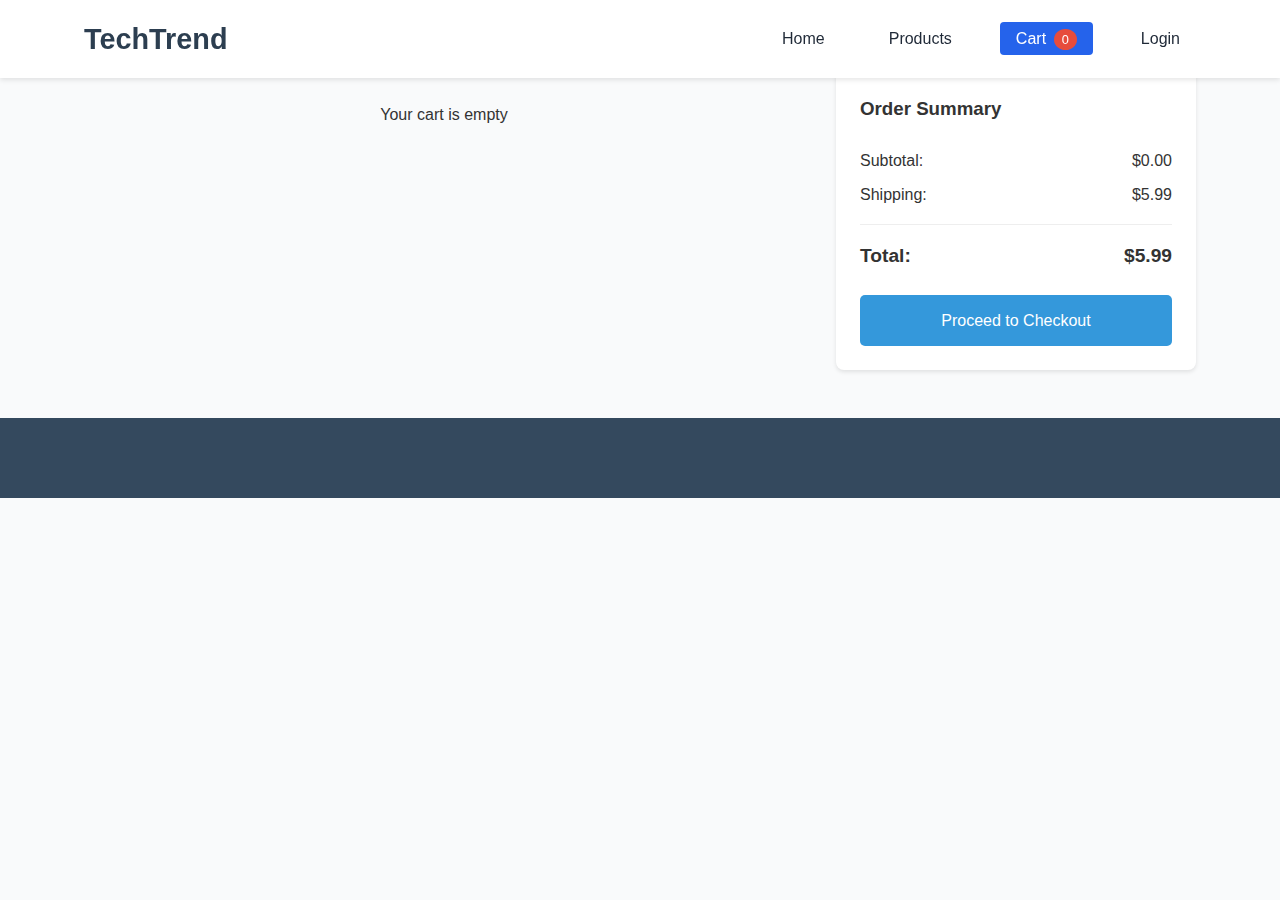
<file: Project/cart.html>
<!DOCTYPE html>
<html lang="en">
<head>
    <meta charset="UTF-8">
    <meta name="viewport" content="width=device-width, initial-scale=1.0">
    <title>TechTrend | Cart</title>
    <link rel="stylesheet" href="style.css">
    <link rel="stylesheet" href="https://cdnjs.cloudflare.com/ajax/libs/font-awesome/6.4.0/css/all.min.css">
</head>
<body>
    <header>
        <div class="container">
            <h1 class="logo">TechTrend</h1>
            <nav>
                <ul>
                    <li><a href="Home.html">Home</a></li>
                    <li><a href="products.html">Products</a></li>
                    <li><a href="cart.html" class="active">Cart <span id="cart-count">0</span></a></li>
                    <li><a href="index.html">Login</a></li>
                </ul>
            </nav>
            <button class="mobile-menu-btn">☰</button>
        </div>
    </header>

    <main class="container">
        <h2>Your Shopping Cart</h2>
        <div class="cart-container">
            <div class="cart-items" id="cart-items">
                <!-- Cart items loaded via JavaScript -->
                <p class="empty-cart-message">Your cart is empty</p>
            </div>
            <div class="cart-summary">
                <h3>Order Summary</h3>
                <div class="summary-details">
                    <p>Subtotal: <span id="subtotal">$0.00</span></p>
                    <p>Shipping: <span id="shipping">$5.99</span></p>
                    <p class="total">Total: <span id="total">$5.99</span></p>
                </div>
                <a href="checkout.html" class="btn checkout-btn">Proceed to Checkout</a>
            </div>
        </div>
    </main>

    <footer>
        <!-- Same footer as index.html -->
    </footer>

    <script src="script.js"></script>
</body>
</html>
</file>
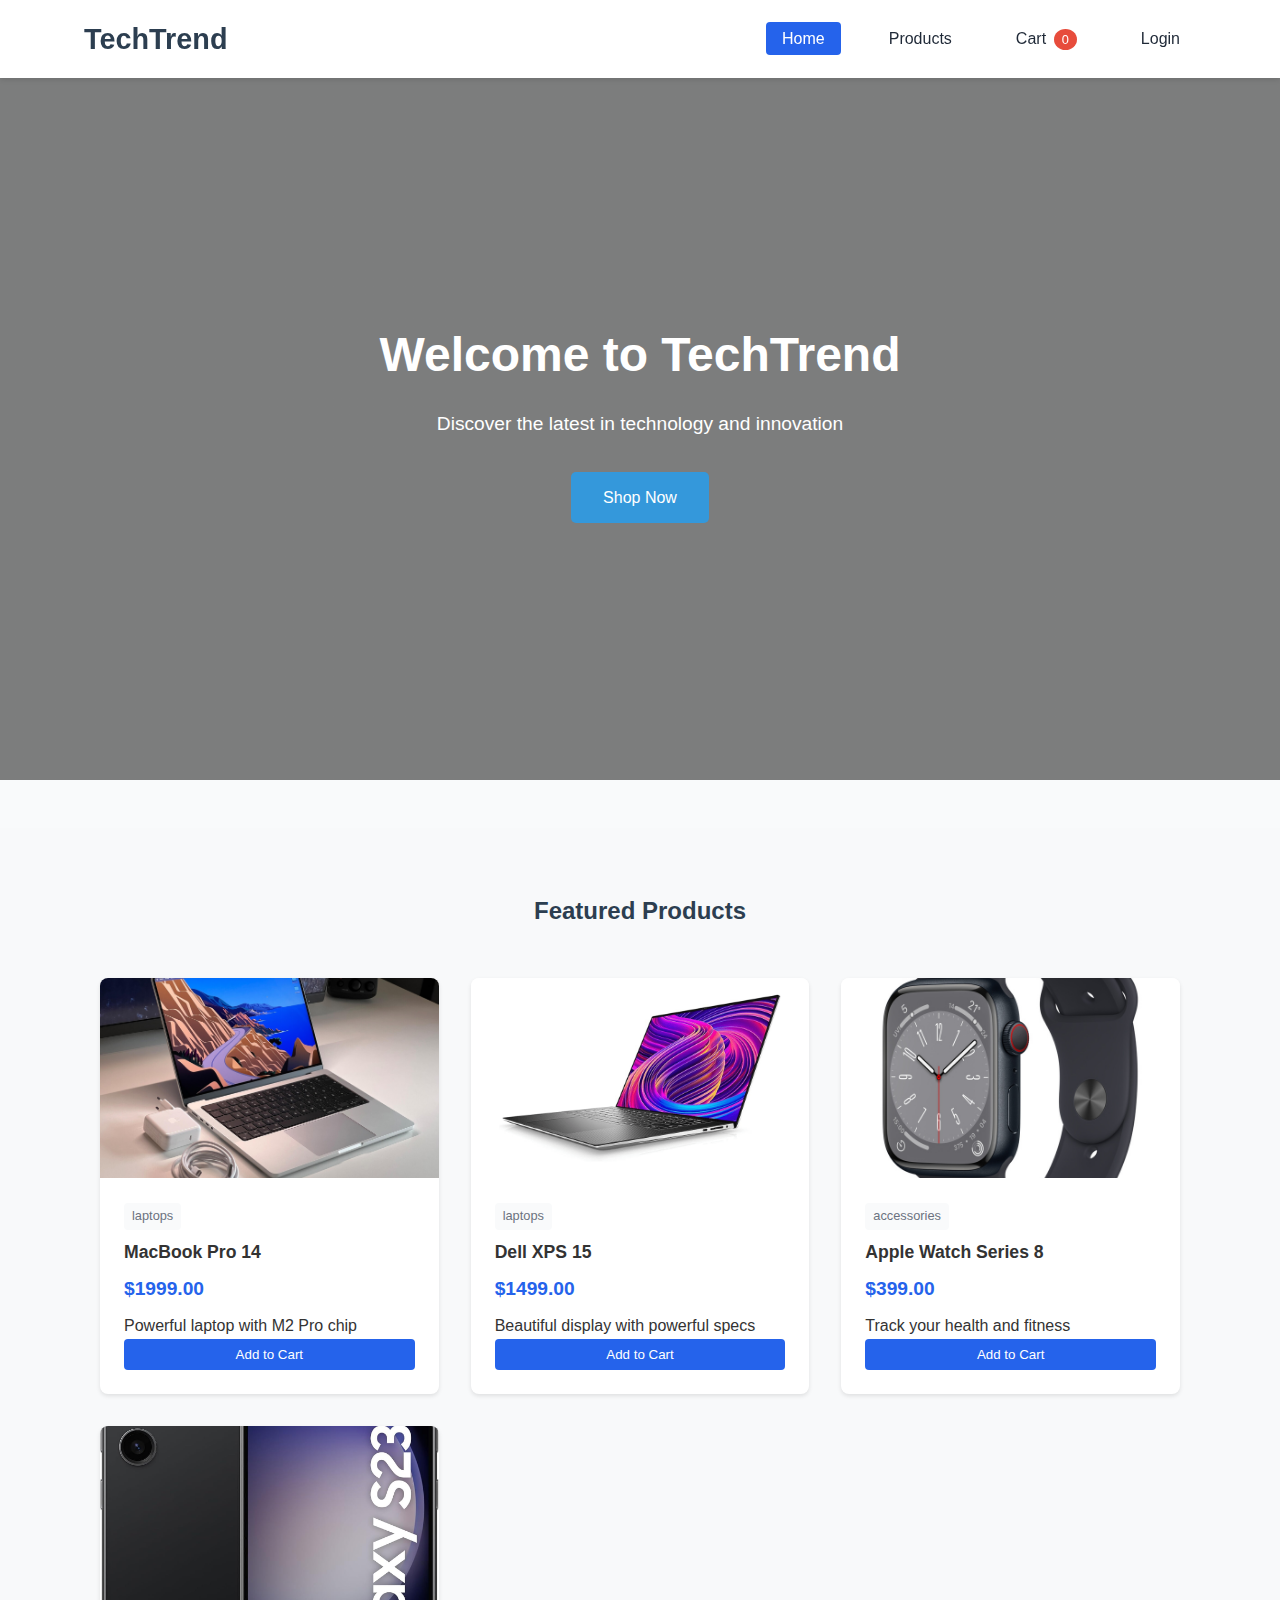
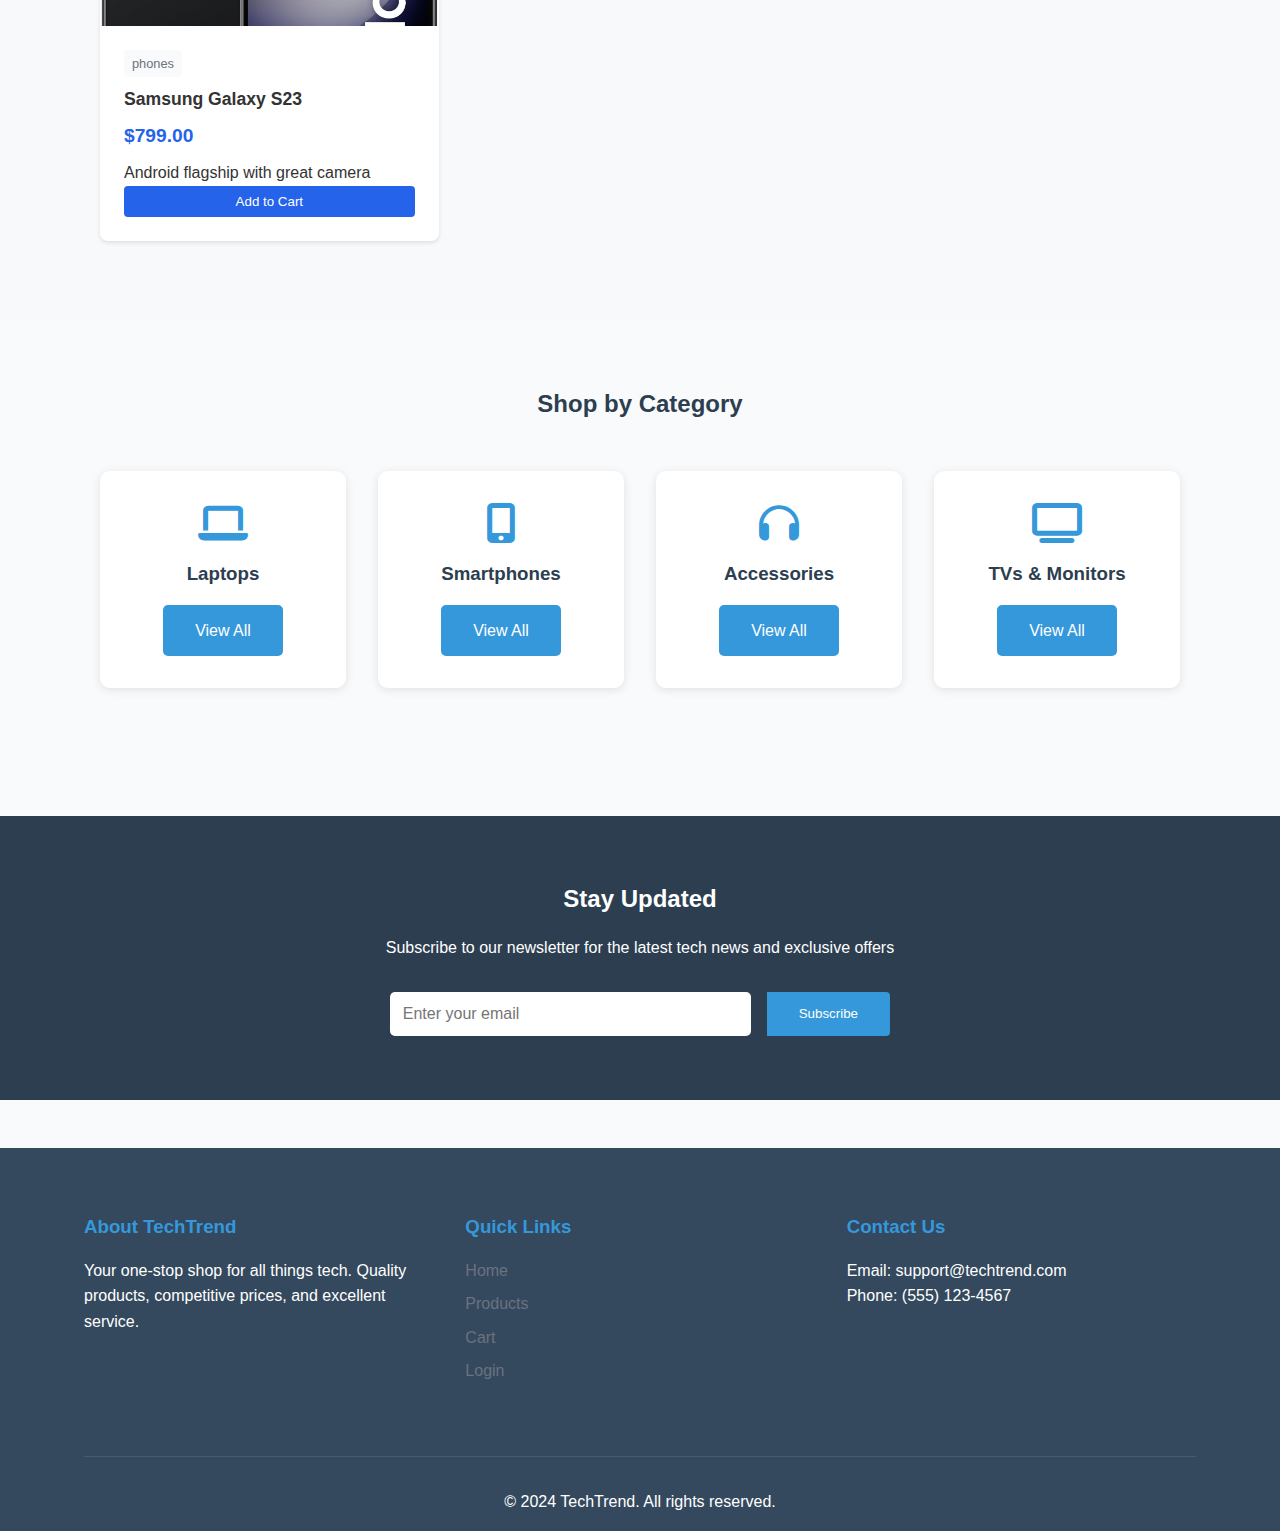
<file: Project/Home.html>
<!DOCTYPE html>
<html lang="en">
<head>
    <meta charset="UTF-8">
    <meta name="viewport" content="width=device-width, initial-scale=1.0">
    <title>TechTrend | Home</title>
    <link rel="stylesheet" href="style.css">
    <link rel="stylesheet" href="https://cdnjs.cloudflare.com/ajax/libs/font-awesome/6.4.0/css/all.min.css">
</head>
<body>
    <header>
        <div class="container">
            <!-- <img src="images/TechTrend_Logo.png" alt="TechTrend Logo" class="logo-img" style="width: 50px; height: 50px;"> -->
            <h1 class="logo">TechTrend</h1>
            <nav>
                <ul>
                    <li><a href="Home.html" class="active">Home</a></li>
                    <li><a href="products.html">Products</a></li>
                    <li><a href="cart.html">Cart <span id="cart-count">0</span></a></li>
                    <li><a href="index.html">Login</a></li>
                </ul>
            </nav>
            <button class="mobile-menu-btn">☰</button>
        </div>
    </header>

    <main>
        <!-- Hero Section -->
        <section class="hero">
            <div class="container">
                <div class="hero-content">
                    <h2>Welcome to TechTrend</h2>
                    <p>Discover the latest in technology and innovation</p>
                    <a href="products.html" class="btn">Shop Now</a>
                </div>
            </div>
        </section>

        <!-- Featured Products Section -->
        <section class="featured-products">
            <div class="container">
                <h2>Featured Products</h2>
                <div class="product-grid" id="featured-products">
                    <!-- Products will be loaded via JavaScript -->
                </div>
            </div>
        </section>

        <!-- Categories Section -->
        <section class="categories">
            <div class="container">
                <h2>Shop by Category</h2>
                <div class="category-grid">
                    <div class="category-card">
                        <i class="fas fa-laptop"></i>
                        <h3>Laptops</h3>
                        <a href="products.html?category=laptops" class="btn">View All</a>
                    </div>
                    <div class="category-card">
                        <i class="fas fa-mobile-alt"></i>
                        <h3>Smartphones</h3>
                        <a href="products.html?category=smartphones" class="btn">View All</a>
                    </div>
                    <div class="category-card">
                        <i class="fas fa-headphones"></i>
                        <h3>Accessories</h3>
                        <a href="products.html?category=accessories" class="btn">View All</a>
                    </div>
                    <div class="category-card">
                        <i class="fas fa-tv"></i>
                        <h3>TVs & Monitors</h3>
                        <a href="products.html?category=tvs" class="btn">View All</a>
                    </div>
                </div>
            </div>
        </section>

        <!-- Newsletter Section -->
        <section class="newsletter">
            <div class="container">
                <h2>Stay Updated</h2>
                <p>Subscribe to our newsletter for the latest tech news and exclusive offers</p>
                <form class="newsletter-form">
                    <input type="email" placeholder="Enter your email" required>
                    <button type="submit" class="btn">Subscribe</button>
                </form>
            </div>
        </section>
    </main>

    <footer>
        <div class="container">
            <div class="footer-content">
                <div class="footer-section">
                    <h3>About TechTrend</h3>
                    <p>Your one-stop shop for all things tech. Quality products, competitive prices, and excellent service.</p>
                </div>
                <div class="footer-section">
                    <h3>Quick Links</h3>
                    <ul>
                        <li><a href="Home.html">Home</a></li>
                        <li><a href="products.html">Products</a></li>
                        <li><a href="cart.html">Cart</a></li>
                        <li><a href="index.html">Login</a></li>
                    </ul>
                </div>
                <div class="footer-section">
                    <h3>Contact Us</h3>
                    <p>Email: support@techtrend.com</p>
                    <p>Phone: (555) 123-4567</p>
                </div>
            </div>
            <div class="footer-bottom">
                <p>&copy; 2024 TechTrend. All rights reserved.</p>
            </div>
        </div>
    </footer>

    <script src="script.js"></script>
</body>
</html>
</file>
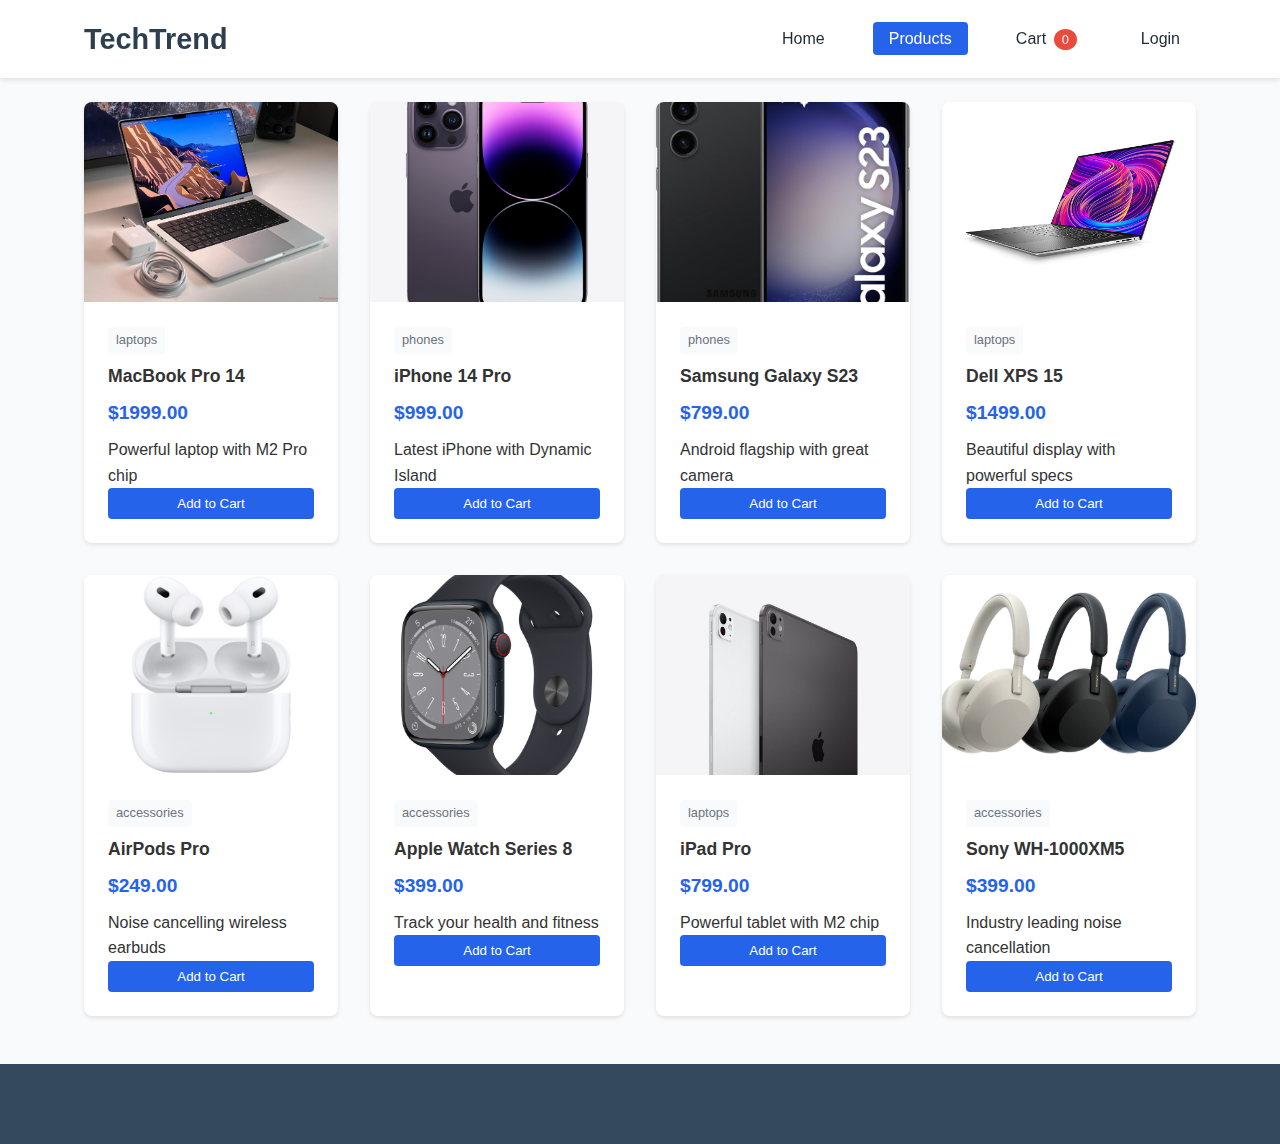
<file: Project/products.html>
<!DOCTYPE html>
<html lang="en">
<head>
    <meta charset="UTF-8">
    <meta name="viewport" content="width=device-width, initial-scale=1.0">
    <title>TechTrend | Products</title>
    <link rel="stylesheet" href="style.css">
    <link rel="stylesheet" href="https://cdnjs.cloudflare.com/ajax/libs/font-awesome/6.4.0/css/all.min.css">
</head>
<body>
    <header>
        <div class="container">
            <h1 class="logo">TechTrend</h1>
            <nav>
                <ul>
                    <li><a href="Home.html">Home</a></li>
                    <li><a href="products.html" class="active">Products</a></li>
                    <li><a href="cart.html">Cart <span id="cart-count">0</span></a></li>
                    <li><a href="index.html">Login</a></li>
                </ul>
            </nav>
            <button class="mobile-menu-btn">☰</button>
        </div>
    </header>

    <main class="container">
        <section class="products-header">
            <h2>Our Products</h2>
            <div class="filter-controls">
                <select id="category-filter">
                    <option value="all">All Categories</option>
                    <option value="laptops">Laptops</option>
                    <option value="phones">Phones</option>
                    <option value="accessories">Accessories</option>
                </select>
                <select id="sort-by">
                    <option value="default">Sort By</option>
                    <option value="price-asc">Price: Low to High</option>
                    <option value="price-desc">Price: High to Low</option>
                    <option value="name-asc">Name: A-Z</option>
                </select>
            </div>
        </section>

        <section class="products-grid" id="all-products">
            <!-- Products loaded via JavaScript -->
        </section>
    </main>

    <footer>
        <!-- Same footer as index.html -->
    </footer>

    <script src="script.js"></script>
</body>
</html>
</file>
<file: Project/style.css>
/* Base Styles */
:root {
    --primary-color: #2563eb;
    --secondary-color: #1e40af;
    --dark-color: #1f2937;
    --light-color: #f9fafb;
    --gray-color: #6b7280;
    --success-color: #10b981;
    --danger-color: #ef4444;
}

* {
    margin: 0;
    padding: 0;
    box-sizing: border-box;
}

body {
    font-family: 'Segoe UI', Tahoma, Geneva, Verdana, sans-serif;
    line-height: 1.6;
    color: var(--dark-color);
    background-color: var(--light-color);
}

.container {
    width: 90%;
    max-width: 1200px;
    margin: 0 auto;
    padding: 0 15px;
}

/* Header Styles */
header {
    background-color: white;
    box-shadow: 0 2px 4px rgba(0, 0, 0, 0.1);
    position: sticky;
    top: 0;
    z-index: 100;
}

header .container {
    display: flex;
    justify-content: space-between;
    align-items: center;
    padding: 1rem 0;
}

.logo {
    font-size: 1.5rem;
    font-weight: bold;
    color: var(--primary-color);
}

nav ul {
    display: flex;
    list-style: none;
}

nav ul li a {
    text-decoration: none;
    color: var(--dark-color);
    padding: 0.5rem 1rem;
    border-radius: 4px;
    transition: all 0.3s ease;
}

nav ul li a:hover, nav ul li a.active {
    background-color: var(--primary-color);
    color: white;
}

#cart-count {
    background-color: var(--danger-color);
    color: white;
    border-radius: 50%;
    padding: 0.1rem 0.4rem;
    font-size: 0.8rem;
    margin-left: 0.2rem;
}

.mobile-menu-btn {
    display: none;
    background: none;
    border: none;
    font-size: 1.5rem;
    cursor: pointer;
}

/* Hero Section */
.hero {
    background: linear-gradient(rgba(0, 0, 0, 0.7), rgba(0, 0, 0, 0.7)), url('../images/hero-bg.jpg');
    background-size: cover;
    background-position: center;
    color: white;
    text-align: center;
    padding: 5rem 0;
    margin-bottom: 3rem;
}

.hero h2 {
    font-size: 2.5rem;
    margin-bottom: 1rem;
}

.hero p {
    font-size: 1.2rem;
    margin-bottom: 2rem;
}

/* Button Styles */
.btn {
    display: inline-block;
    background-color: var(--primary-color);
    color: white;
    padding: 0.7rem 1.5rem;
    border: none;
    border-radius: 4px;
    text-decoration: none;
    font-weight: 500;
    cursor: pointer;
    transition: all 0.3s ease;
}

.btn:hover {
    background-color: var(--secondary-color);
    transform: translateY(-2px);
}

/* Products Grid */
.products-grid {
    display: grid;
    grid-template-columns: repeat(auto-fill, minmax(250px, 1fr));
    gap: 2rem;
    margin: 2rem 0;
}

.product-card {
    background-color: white;
    border-radius: 8px;
    overflow: hidden;
    box-shadow: 0 2px 4px rgba(0, 0, 0, 0.1);
    transition: transform 0.3s ease, box-shadow 0.3s ease;
}

.product-card:hover {
    transform: translateY(-5px);
    box-shadow: 0 5px 15px rgba(0, 0, 0, 0.1);
}

.product-image {
    height: 200px;
    overflow: hidden;
}

.product-image img {
    width: 100%;
    height: 100%;
    object-fit: cover;
    transition: transform 0.5s ease;
}

.product-card:hover .product-image img {
    transform: scale(1.05);
}

.product-info {
    padding: 1.5rem;
}

.product-info h3 {
    margin-bottom: 0.5rem;
    font-size: 1.1rem;
}

.product-category {
    display: inline-block;
    background-color: var(--light-color);
    color: var(--gray-color);
    padding: 0.2rem 0.5rem;
    border-radius: 4px;
    font-size: 0.8rem;
    margin-bottom: 0.5rem;
}

.product-price {
    font-weight: bold;
    color: var(--primary-color);
    font-size: 1.2rem;
    margin: 0.5rem 0;
}

.add-to-cart {
    width: 100%;
    padding: 0.5rem;
    background-color: var(--primary-color);
    color: white;
    border: none;
    border-radius: 4px;
    cursor: pointer;
    transition: background-color 0.3s ease;
}

.add-to-cart:hover {
    background-color: var(--secondary-color);
}

/* Newsletter Section */
.newsletter {
    background-color: var(--primary-color);
    color: white;
    padding: 3rem 0;
    text-align: center;
    margin-top: 3rem;
}

.newsletter h2 {
    margin-bottom: 1rem;
}

.newsletter form {
    display: flex;
    justify-content: center;
    max-width: 500px;
    margin: 0 auto;
}

.newsletter input {
    flex: 1;
    padding: 0.7rem 1rem;
    border: none;
    border-radius: 4px 0 0 4px;
    font-size: 1rem;
}

.newsletter button {
    border-radius: 0 4px 4px 0;
}

/* Footer Styles */
footer {
    background-color: var(--dark-color);
    color: white;
    padding: 3rem 0 0;
    margin-top: 3rem;
}

.footer-section {
    margin-bottom: 2rem;
}

.footer-section h3 {
    margin-bottom: 1rem;
    color: var(--light-color);
}

.footer-section ul {
    list-style: none;
}

.footer-section ul li {
    margin-bottom: 0.5rem;
}

.footer-section ul li a {
    color: var(--gray-color);
    text-decoration: none;
    transition: color 0.3s ease;
}

.footer-section ul li a:hover {
    color: white;
}

.copyright {
    text-align: center;
    padding: 1rem 0;
    border-top: 1px solid var(--gray-color);
    color: var(--gray-color);
    font-size: 0.9rem;
}

/* Products Page Specific */
.products-header {
    display: flex;
    justify-content: space-between;
    align-items: center;
    margin: 2rem 0;
}

.filter-controls select {
    padding: 0.5rem;
    border-radius: 4px;
    border: 1px solid var(--gray-color);
    margin-left: 1rem;
}

/* Cart Page Styles */
.cart-container {
    display: grid;
    grid-template-columns: 2fr 1fr;
    gap: 2rem;
    margin: 2rem 0;
}

.cart-item {
    display: grid;
    grid-template-columns: 100px 1fr auto;
    gap: 1rem;
    padding: 1rem;
    border-bottom: 1px solid #eee;
    align-items: center;
}

.cart-item-image {
    width: 100px;
    height: 100px;
    object-fit: cover;
    border-radius: 4px;
}

.cart-item-details h3 {
    margin-bottom: 0.5rem;
}

.cart-item-price {
    font-weight: bold;
    color: var(--primary-color);
    margin-bottom: 0.5rem;
}

.cart-item-quantity {
    display: flex;
    align-items: center;
}

.cart-item-quantity button {
    background-color: var(--gray-color);
    color: white;
    border: none;
    width: 25px;
    height: 25px;
    border-radius: 4px;
    cursor: pointer;
}

.cart-item-quantity span {
    margin: 0 0.5rem;
}

.remove-item {
    color: var(--danger-color);
    cursor: pointer;
    background: none;
    border: none;
    font-size: 1.2rem;
}

.cart-summary {
    background-color: white;
    padding: 1.5rem;
    border-radius: 8px;
    box-shadow: 0 2px 4px rgba(0, 0, 0, 0.1);
    height: fit-content;
}

.summary-details {
    margin: 1.5rem 0;
}

.summary-details p {
    margin-bottom: 0.5rem;
    display: flex;
    justify-content: space-between;
}

.total {
    font-weight: bold;
    font-size: 1.2rem;
    margin-top: 1rem;
    padding-top: 1rem;
    border-top: 1px solid #eee;
}

.checkout-btn {
    width: 100%;
    text-align: center;
}

.empty-cart-message {
    text-align: center;
    grid-column: 1 / -1;
    padding: 2rem;
}

/* Responsive Styles */
@media (max-width: 768px) {
    nav ul {
        display: none;
        position: absolute;
        top: 70px;
        left: 0;
        right: 0;
        background-color: white;
        flex-direction: column;
        padding: 1rem;
        box-shadow: 0 2px 4px rgba(0, 0, 0, 0.1);
    }

    nav ul.show {
        display: flex;
    }

    nav ul li {
        margin: 0.5rem 0;
    }

    .mobile-menu-btn {
        display: block;
    }

    .products-header {
        flex-direction: column;
        align-items: flex-start;
    }

    .filter-controls {
        margin-top: 1rem;
        width: 100%;
    }

    .filter-controls select {
        margin-left: 0;
        margin-right: 1rem;
        width: calc(50% - 0.5rem);
    }

    .cart-container {
        grid-template-columns: 1fr;
    }

    .cart-item {
        grid-template-columns: 80px 1fr;
    }

    .cart-item-actions {
        grid-column: 1 / -1;
        display: flex;
        justify-content: space-between;
    }
}

@media (max-width: 480px) {
    .hero h2 {
        font-size: 2rem;
    }

    .products-grid {
        grid-template-columns: 1fr;
    }

    .filter-controls select {
        width: 100%;
        margin-right: 0;
        margin-bottom: 0.5rem;
    }
}
/* Styling Login Page */
.auth-container {
    background-image: url("images/BackgroundImageLogin.png");
    background-position: center;
    background-size: cover;
    background-repeat: no-repeat;
    background-attachment: fixed;

}
a {
  text-decoration: none;
  color: var(--light-color);
}

a:hover {
  text-decoration: underline;
}

.wrapper {
  width: 100%;
  display: flex;
  justify-content: center;
  align-items: center;
  min-height: 100vh;
  background-color: rgba(0, 0, 0, 0.2);
}

.login_box {
  position: relative;
  width: 450px;
  backdrop-filter: blur(25px);
  border: 2px solid var(--primary-color);
  border-radius: 15px;
  padding: 7.5em 2.5em 4em 2.5em;
  color: var(--light-color);
  box-shadow: 0px 0px 10px 2px rgba(0, 0, 0, 0.2);
}

.login-header {
  position: absolute;
  top: 0;
  left: 50%;
  transform: translateX(-50%);
  display: flex;
  align-items: center;
  justify-content: center;
  background-color: var(--primary-color);
  width: 140px;
  height: 70px;
  border-radius: 0 0 20px 20px;
}

.login-header span {
  font-size: 30px;
  color: var(--black-color);
}

.login-header::before {
  content: "";
  position: absolute;
  top: 0;
  left: -30px;
  width: 30px;
  height: 30px;
  border-top-right-radius: 50%;
  background: transparent;
  box-shadow: 15px 0 0 0 var(--primary-color);
}

.login-header::after {
  content: "";
  position: absolute;
  top: 0;
  right: -30px;
  width: 30px;
  height: 30px;
  border-top-left-radius: 50%;
  background: transparent;
  box-shadow: -15px 0 0 0 var(--primary-color); /* Removed space before --primary-color */
}

.input_box {
  position: relative;
  display: flex;
  flex-direction: column;
  margin: 20px 0;
}

.input-field {
  width: 100%;
  height: 55px;
  font-size: 16px;
  background: transparent;
  /* color: var(--second-color);  */
  color: #ffffff;
  padding-inline: 20px 50px;
  border: 2px solid var(--primary-color);
  border-radius: 30px;
  outline: none;
}

#user {
  margin-bottom: 10px;
}

#email{
    margin-bottom: 10px;
}

.label {
  position: absolute;
  top: 15px;
  left: 20px;
  transition: 0.2s;
}

.input-field:focus ~ .label,
.input-field:valid .label {
  /* Added missing closing brace here */
  position: absolute;
  top: -10px;
  left: 20px;
  font-size: 14px;
  background-color: var(--primary-color);
  border-radius: 30px;
  color: var(--black-color);
  padding: 0 10px;
} /* Closed the missing brace */

.icon {
  position: absolute;
  top: 18px;
  right: 25px;
  font-size: 20px;
}

.remember-forgot {
  display: flex;
  justify-content: space-between;
  font-size: 15px;
}

.input-submit {
  width: 100%;
  height: 50px;
  background: #ececec;
  font-size: 16px;
  font-weight: 500;
  border: none;
  border-radius: 30px;
  cursor: pointer;
  transition: 0.3s;
}

/* .input-submit:hover {
  background: var(--second-color);
} */

.register {
  text-align: center;
}

.register a {
  font-weight: 500;
}

@media only screen and (max-width: 564px) {
  .wrapper {
    padding: 20px;
  }

  .login_box {
    padding: 7.5em 1.5em 4em 1.5em;
  }
}

/* Reset and Base Styles */
* {
    margin: 0;
    padding: 0;
    box-sizing: border-box;
}

body {
    font-family: 'Segoe UI', Tahoma, Geneva, Verdana, sans-serif;
    line-height: 1.6;
    color: #333;
}

.container {
    max-width: 1200px;
    margin: 0 auto;
    padding: 0 20px;
}

/* Header Styles */
header {
    background-color: #fff;
    box-shadow: 0 2px 5px rgba(0, 0, 0, 0.1);
    position: fixed;
    width: 100%;
    top: 0;
    z-index: 1000;
}

header .container {
    display: flex;
    justify-content: space-between;
    align-items: center;
    padding: 1rem 20px;
}

.logo {
    font-size: 1.8rem;
    color: #2c3e50;
    text-decoration: none;
}

nav ul {
    display: flex;
    list-style: none;
    gap: 2rem;
}

nav a {
    text-decoration: none;
    color: #2c3e50;
    font-weight: 500;
    transition: color 0.3s;
}

nav a:hover, nav a.active {
    color: #3498db;
}

#cart-count {
    background-color: #e74c3c;
    color: white;
    padding: 0.2rem 0.5rem;
    border-radius: 50%;
    font-size: 0.8rem;
}

.mobile-menu-btn {
    display: none;
}

/* Hero Section */
.hero {
    background: linear-gradient(rgba(0, 0, 0, 0.5), rgba(0, 0, 0, 0.5)), url('https://images.unsplash.com/photo-1550009158-9ebf69173e03?ixlib=rb-1.2.1&auto=format&fit=crop&w=1350&q=80');
    background-size: cover;
    background-position: center;
    height: 80vh;
    display: flex;
    align-items: center;
    text-align: center;
    color: white;
    margin-top: 60px;
}

.hero-content {
    max-width: 800px;
    margin: 0 auto;
}

.hero h2 {
    font-size: 3rem;
    margin-bottom: 1rem;
}

.hero p {
    font-size: 1.2rem;
    margin-bottom: 2rem;
}

/* Button Styles */
.btn {
    display: inline-block;
    padding: 0.8rem 2rem;
    background-color: #3498db;
    color: white;
    text-decoration: none;
    border-radius: 5px;
    transition: background-color 0.3s;
    border: none;
    cursor: pointer;
}

.btn:hover {
    background-color: #2980b9;
}

/* Featured Products Section */
.featured-products {
    padding: 4rem 0;
    background-color: #f8f9fa;
}

.featured-products h2 {
    text-align: center;
    margin-bottom: 2rem;
    color: #2c3e50;
}

.product-grid {
    display: grid;
    grid-template-columns: repeat(auto-fit, minmax(250px, 1fr));
    gap: 2rem;
    padding: 1rem;
}

/* Categories Section */
.categories {
    padding: 4rem 0;
}

.categories h2 {
    text-align: center;
    margin-bottom: 2rem;
    color: #2c3e50;
}

.category-grid {
    display: grid;
    grid-template-columns: repeat(auto-fit, minmax(200px, 1fr));
    gap: 2rem;
    padding: 1rem;
}

.category-card {
    text-align: center;
    padding: 2rem;
    background-color: #fff;
    border-radius: 10px;
    box-shadow: 0 2px 10px rgba(0, 0, 0, 0.1);
    transition: transform 0.3s;
}

.category-card:hover {
    transform: translateY(-5px);
}

.category-card i {
    font-size: 2.5rem;
    color: #3498db;
    margin-bottom: 1rem;
}

.category-card h3 {
    margin-bottom: 1rem;
    color: #2c3e50;
}

/* Newsletter Section */
.newsletter {
    background-color: #2c3e50;
    color: white;
    padding: 4rem 0;
    text-align: center;
}

.newsletter h2 {
    margin-bottom: 1rem;
}

.newsletter p {
    margin-bottom: 2rem;
}

.newsletter-form {
    display: flex;
    max-width: 500px;
    margin: 0 auto;
    gap: 1rem;
}

.newsletter-form input {
    flex: 1;
    padding: 0.8rem;
    border: none;
    border-radius: 5px;
    font-size: 1rem;
}

/* Footer Styles */
footer {
    background-color: #34495e;
    color: white;
    padding: 4rem 0 1rem;
}

.footer-content {
    display: grid;
    grid-template-columns: repeat(auto-fit, minmax(250px, 1fr));
    gap: 2rem;
    margin-bottom: 2rem;
}

.footer-section h3 {
    margin-bottom: 1rem;
    color: #3498db;
}

.footer-section ul {
    list-style: none;
}

.footer-section ul li {
    margin-bottom: 0.5rem;
}

.footer-section a {
    color: white;
    text-decoration: none;
    transition: color 0.3s;
}

.footer-section a:hover {
    color: #3498db;
}

.footer-bottom {
    text-align: center;
    padding-top: 2rem;
    border-top: 1px solid rgba(255, 255, 255, 0.1);
}

/* Responsive Design */
@media (max-width: 768px) {
    .mobile-menu-btn {
        display: block;
        background: none;
        border: none;
        font-size: 1.5rem;
        cursor: pointer;
        color: #2c3e50;
    }

    nav {
        display: none;
    }

    .hero h2 {
        font-size: 2rem;
    }

    .newsletter-form {
        flex-direction: column;
    }

    .newsletter-form input,
    .newsletter-form button {
        width: 100%;
    }
}

/* Animation */
@keyframes fadeIn {
    from {
        opacity: 0;
        transform: translateY(20px);
    }
    to {
        opacity: 1;
        transform: translateY(0);
    }
}

.hero-content, .category-card, .featured-products {
    animation: fadeIn 1s ease-out;
}
</file>
